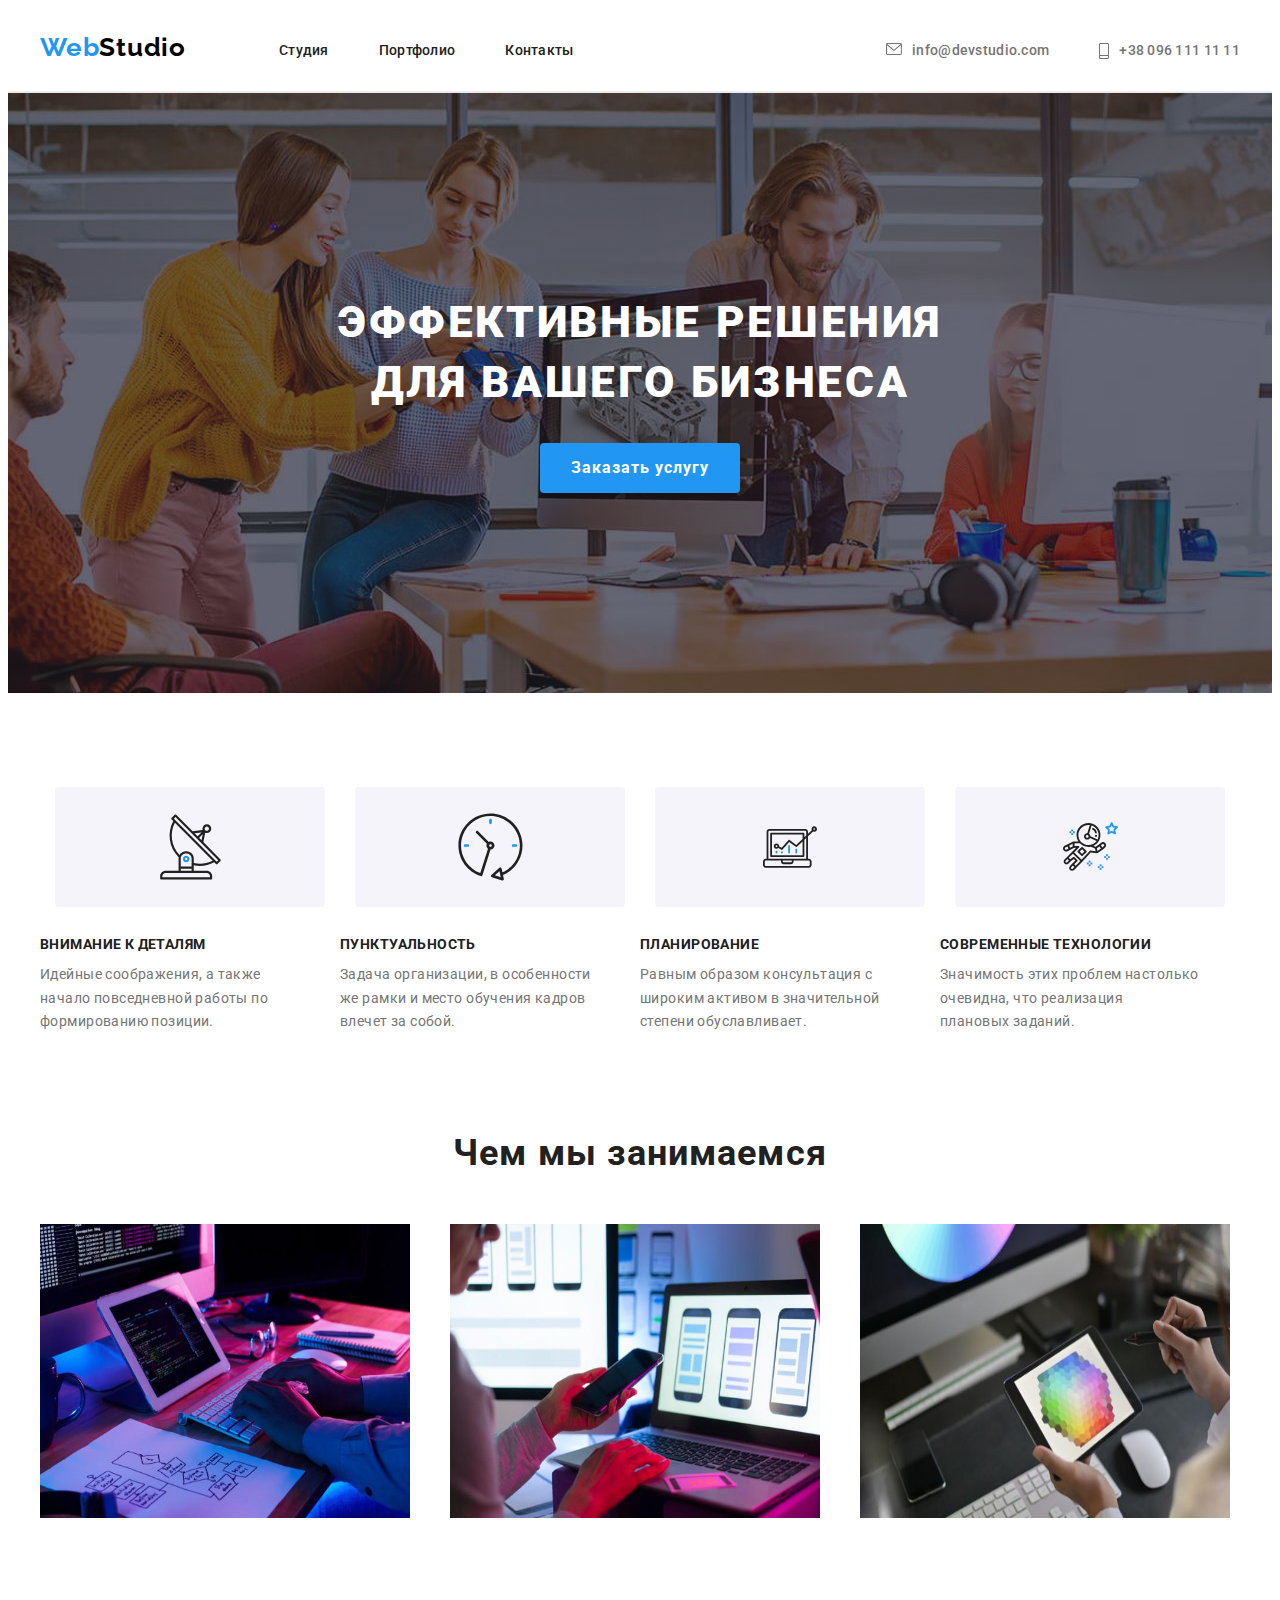
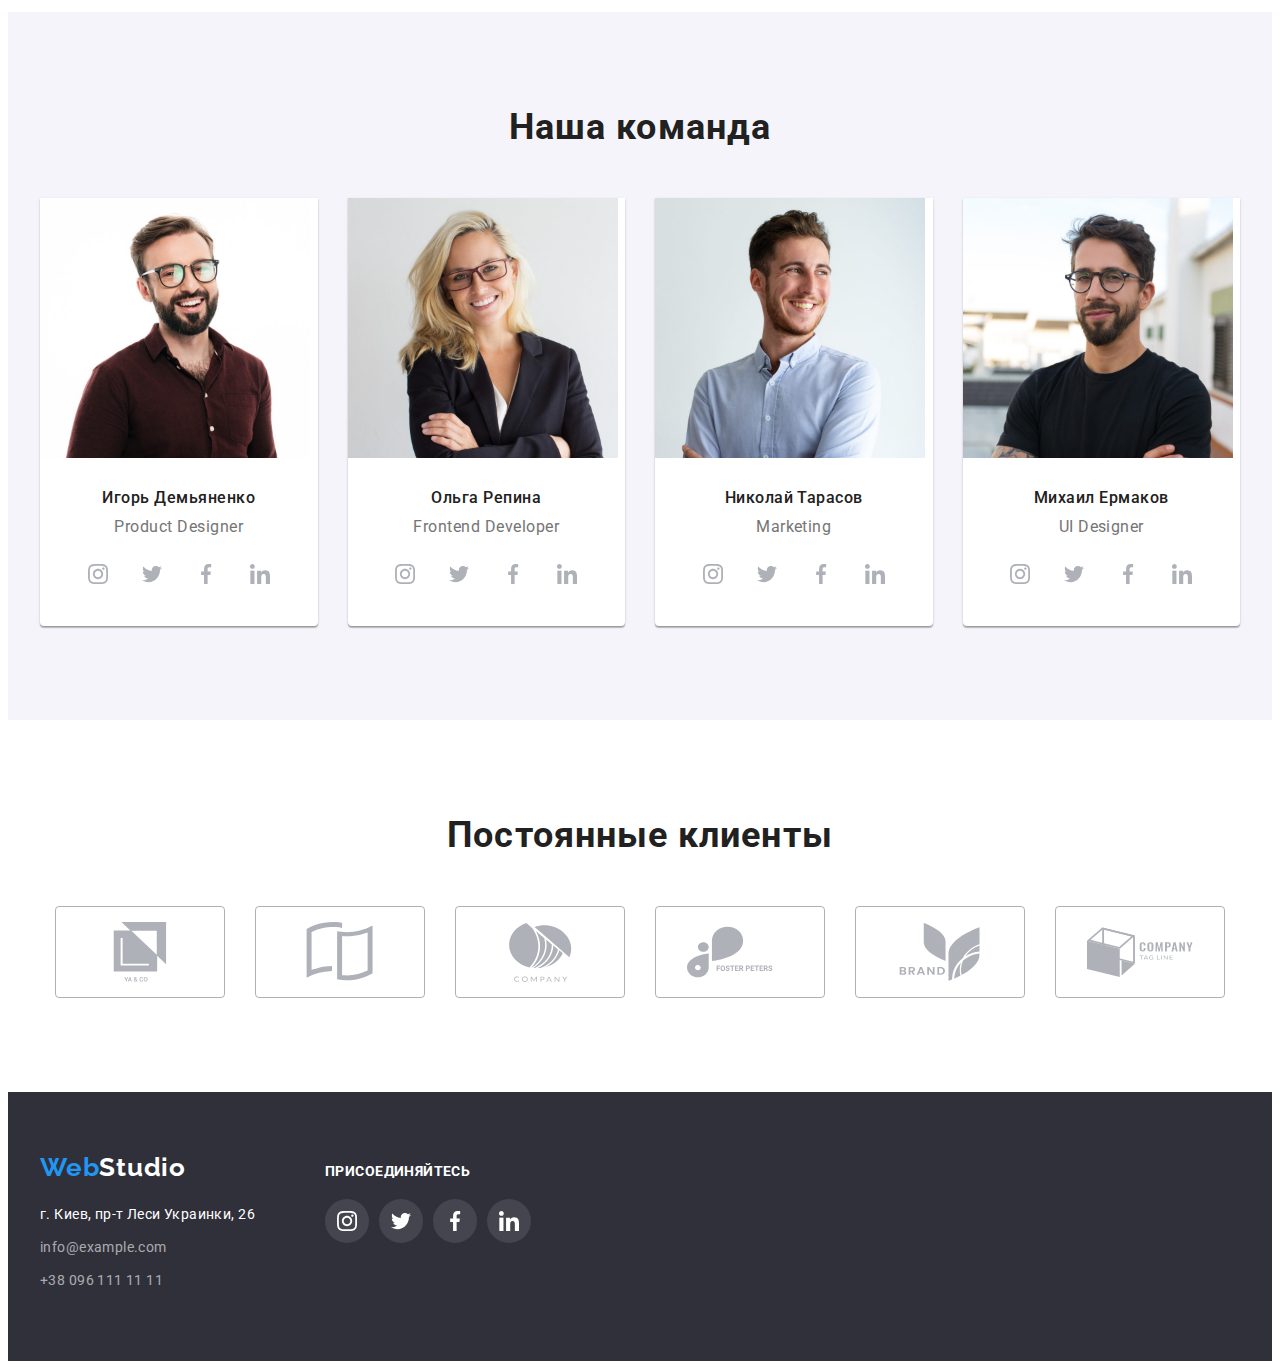
<file: index.html>
<!doctype html>
<html lang="en">
<head>
    <meta charset="UTF-8">
    <meta http-equiv="X-UA-Compatible" content="IE=edge">
    <meta name="viewport" content="width=device-width, initial-scale=1.0">
    <link rel="stylesheet" href="https://cdnjs.cloudflare.com/ajax/libs/modern-normalize/1.1.0/modern-normalize.min.css"
        integrity="sha512-wpPYUAdjBVSE4KJnH1VR1HeZfpl1ub8YT/NKx4PuQ5NmX2tKuGu6U/JRp5y+Y8XG2tV+wKQpNHVUX03MfMFn9Q=="
        crossorigin="anonymous" referrerpolicy="no-referrer" />
    <link rel="preconnect" href="https://fonts.googleapis.com">
    <link rel="preconnect" href="https://fonts.gstatic.com" crossorigin>
    <link
        href="https://fonts.googleapis.com/css2?family=Raleway:wght@400;500;700;900&family=Roboto:wght@400;500;700;900&display=swap"
        rel="stylesheet">
    <link rel="stylesheet" href="styles/styles.css">
    <title>Studio</title>
</head>
<body>
    <!--Главная-->
    <!--Шапка сайта-->
    <header class="header">
        <section class="header-section">
        <!--header-part1-->
        <div class="container header-container"> 
        <nav class="header-navigation">
            <a class="header-link-main link" href="">Web<span class="studio-header">Studio</span></a>
            <ul class="header-list list">
                <li class="header-item"><a href="index.html" class="header-link link">Студия</a></li>
                <li class="header-item"><a href="portfolio.html" class="header-link link">Портфолио</a></li>
                <li class="header-item"><a href="" class="header-link link">Контакты</a></li>
            </ul>
        </nav>
        <ul class="header-list list header-connect">
            <li class="header-contact-item"><a class="header-contact link header-contact1" href="mailto:info@devstudio.com"><svg class="contact-icon1">
                <use href="./images/icons.svg#icon-envelope"></use>
            </svg>info@devstudio.com</a></li>
            <li class="header-contact-item"><a class="header-contact link header-contact2" href="tel:+380961111111"><svg class="contact-icon2">
                <use href="./images/icons.svg#icon-smartphone"></use>
            </svg>+38 096 111 11 11</a></li>
        </ul>
        </div> 
        <div class="line"></div>
        </section>
    </header>
    <!--Основной контент-->
   <main>
    <section class="bg">
        <div class="container bg-container">
        <!--header-part2-->
                <h1 class="bg-title">Эффективные решения <br>для вашего бизнеса</h1>
                <div class="bg-button">
                <button class="bg-btn">
                Заказать услугу
            </button>
            </div>
        </div>
        </section>
    <section class="hang">
    <div class="container hang-container">
        <ul class="hang-item-list list">
            <li class="hang-items">
                <a href="" class="hang-social-link">
                    <svg class="hang-social-icon" width="65" height="70">
                        <use href="./images/icons.svg#icon-sputnik">
                        </use>
                    </svg>
                </a>
            </li>
            <li class="hang-items">
                <a href="" class="hang-social-link">
                    <svg class="hang-social-icon" width="67" height="70">
                        <use href="./images/icons.svg#icon-clock">
                        </use>
                    </svg>
                </a>
            </li>
            <li class="hang-items">
                <a href="" class="hang-social-link">
                    <svg class="hang-social-icon" width="70" height="54">
                        <use href="./images/icons.svg#icon-computer">
                        </use>
                    </svg>
                </a>
            </li>
            <li class="hang-items">
                <a href="" class="hang-social-link">
                    <svg class="hang-social-icon" width="55" height="61">
                        <use href="./images/icons.svg#icon-cosmonavt">
                        </use>
                    </svg>
                </a>
            </li>
        </ul>
    <ul class="hang-list list">
        <li class="hang-item">
            <h3 class="hang-title">Внимание к деталям</h3>
            <p class="hang-about-title">
            Идейные соображения, а также <br>начало повседневной работы по <br>формированию позиции.
            </p>
        </li>
        <li class="hang-item"><h3 class="hang-title">Пунктуальность</h3>
            <p class="hang-about-title">
            Задача организации, в особенности <br>же рамки и место обучения кадров <br>влечет за собой.
            </p>
        </li>
        <li class="hang-item">
            <h3 class="hang-title">Планирование</h3>
            <p class="hang-about-title">
            Равным образом консультация с <br>широким активом в значительной <br>степени обуславливает.
            </p>
        </li>
        <li class="hang-item">
            <h3 class="hang-title">Современные технологии</h3>
            <p class="hang-about-title">
            Значимость этих проблем настолько <br>очевидна, что реализация <br>плановых заданий.
            </p>
        </li>
    </ul>
    </div>
    </section>
    <section class="about">
    <div class="container about-container">
    <h2 class="about-title">Чем мы занимаемся</h2>
    <ul class="about-list list">
        <li class="about-item ">
            <img 
            src="./images/im1.jpg"
            alt="схема"
            width="370" 
            height="294"/>
        </li>
        <li class="about-item">
            <img src="./images/im2.jpg"
            alt="телефон"
            width="370" 
            height="294"/>
        </li>
        <li class="about-item">
            <img src="./images/im3.jpg"
            alt="планшет"
            width="370" 
            height="294"/>
        </li>
    </ul>
    </div>
    </section>
    <section class="team">
    <div class="container team-container">
    <h2 class="team-title">Наша команда</h2>
    <ul class="team-list list">
        <li class="team-item">
            <img src="./images/team1.jpg"
            alt="Игорь Демьяненко"
            width="270" 
            height="260"/>
            <div class="team-items-total">
            <h3 class="team-item-title">Игорь Демьяненко</h3>
            <p class="team-item-about-title">Product Designer</p>
            <ul class="team-social-list list">
                <li class="team-social-item">
                    <a href="" class="team-social-link">
                        <svg class="team-social-icon" width="20" height="20">
                            <use href="./images/icons.svg#icon-instagram">
                            </use>
                        </svg>
                    </a>
                </li>
                <li class="team-social-item">
                    <a href="" class="team-social-link">
                    <svg class="team-social-icon" width="20" height="20">
                        <use href="./images/icons.svg#icon-twitter">
                        </use>
                    </svg>
                    </a>
                </li>
                <li class="team-social-item">
                    <a href="" class="team-social-link">
                    <svg class="team-social-icon" width="20" height="20">
                        <use href="./images/icons.svg#icon-facebook">
                        </use>
                    </svg>
                    </a>
                </li>
                <li class="team-social-item">
                    <a href="" class="team-social-link">
                        <svg class="team-social-icon" width="20" height="20">
                            <use href="./images/icons.svg#icon-linkedin">
                            </use>
                        </svg>
                    </a>
                </li>
            </ul>
            </div>
        </li>
        <li class="team-item">
            <img src="./images/team2.jpg"
            alt="Ольга Репина"
            width="270" 
            height="260"/>
            <div class="team-items-total">
            <h3 class="team-item-title">Ольга Репина</h3>
            <p class="team-item-about-title">Frontend Developer</p>
            
        <ul class="team-social-list list">
            <li class="team-social-item">
                <a href="" class="team-social-link">
                    <svg class="team-social-icon" width="20" height="20">
                        <use href="./images/icons.svg#icon-instagram">
                        </use>
                    </svg>
                </a>
            </li>
            <li class="team-social-item">
                <a href="" class="team-social-link">
                    <svg class="team-social-icon" width="20" height="20">
                        <use href="./images/icons.svg#icon-twitter">
                        </use>
                    </svg>
                </a>
            </li>
            <li class="team-social-item">
                <a href="" class="team-social-link">
                    <svg class="team-social-icon" width="20" height="20">
                        <use href="./images/icons.svg#icon-facebook">
                        </use>
                    </svg>
                </a>
            </li>
            <li class="team-social-item">
                <a href="" class="team-social-link">
                    <svg class="team-social-icon" width="20" height="20">
                        <use href="./images/icons.svg#icon-linkedin">
                        </use>
                    </svg>
                </a>
            </li>
        </ul>
    </div>
        </li>
        <li class="team-item">
            <img src="./images/team3.jpg"
            alt="Николай Тарасов"
            width="270" 
            height="260"/>
            <div class="team-items-total">
            <h3 class="team-item-title">Николай Тарасов</h3>
            <p class="team-item-about-title">Marketing</p>
                <ul class="team-social-list list">
                    <li class="team-social-item">
                        <a href="" class="team-social-link">
                            <svg class="team-social-icon" width="20" height="20">
                                <use href="./images/icons.svg#icon-instagram">
                                </use>
                            </svg>
                        </a>
                    </li>
                    <li class="team-social-item">
                        <a href="" class="team-social-link">
                            <svg class="team-social-icon" width="20" height="20">
                                <use href="./images/icons.svg#icon-twitter">
                                </use>
                            </svg>
                        </a>
                    </li>
                    <li class="team-social-item">
                        <a href="" class="team-social-link">
                            <svg class="team-social-icon" width="20" height="20">
                                <use href="./images/icons.svg#icon-facebook">
                                </use>
                            </svg>
                        </a>
                    </li>
                    <li class="team-social-item">
                        <a href="" class="team-social-link">
                            <svg class="team-social-icon" width="20" height="20">
                                <use href="./images/icons.svg#icon-linkedin">
                                </use>
                            </svg>
                        </a>
                    </li>
                </ul>
        </div>
        </li>
        <li class="team-item">
            <img src="./images/team4.jpg"
            alt="Михаил Ермаков"
            width="270" 
            height="260"/>
            <div class="team-items-total">
            <h3 class="team-item-title">Михаил Ермаков</h3>
            <p class="team-item-about-title">UI Designer</p>
            <ul class="team-social-list list">
                <li class="team-social-item">
                    <a href="" class="team-social-link">
                        <svg class="team-social-icon" width="20" height="20">
                            <use href="./images/icons.svg#icon-instagram">
                            </use>
                        </svg>
                    </a>
                </li>
                <li class="team-social-item">
                    <a href="" class="team-social-link">
                        <svg class="team-social-icon" width="20" height="20">
                            <use href="./images/icons.svg#icon-twitter">
                            </use>
                        </svg>
                    </a>
                </li>
                <li class="team-social-item">
                    <a href="" class="team-social-link">
                        <svg class="team-social-icon" width="20" height="20">
                            <use href="./images/icons.svg#icon-facebook">
                            </use>
                        </svg>
                    </a>
                </li>
                <li class="team-social-item">
                    <a href="" class="team-social-link">
                        <svg class="team-social-icon" width="20" height="20">
                            <use href="./images/icons.svg#icon-linkedin">
                            </use>
                        </svg>
                    </a>
                </li>
            </ul>
        </div>
        </li>
    </ul>
    </div>
    </section>
    <section class="clients">
        <div class="container">
            <h2 class="clients-header">Постоянные клиенты</h2>
            <ul class="list clients-list">
                <li class="clients-item">
                    <a href="#" class="clients-link"><svg class="icon clients-icon" width="106px" height="60px">
                            <use href="./images/icons.svg#icon-Union"></use>
                        </svg></a>
                </li>
                <li class="clients-item">
                    <a href="#" class="clients-link"><svg class="icon clients-icon" width="106px" height="60px">
                            <use href="./images/icons.svg#icon-Union2"></use>
                        </svg></a>
                </li>
                <li class="clients-item">
                    <a href="#" class="clients-link"><svg class="icon clients-icon" width="106px" height="60px">
                            <use href="./images/icons.svg#icon-Union3"></use>
                        </svg></a>
                </li>
                <li class="clients-item">
                    <a href="#" class="clients-link"><svg class="icon clients-icon" width="106px" height="60px">
                            <use href="./images/icons.svg#icon-Union4"></use>
                        </svg></a>
                </li>
                <li class="clients-item">
                    <a href="#" class="clients-link"><svg class="icon clients-icon" width="106px" height="60px">
                            <use href="./images/icons.svg#icon-Union5"></use>
                        </svg></a>
                </li>
                <li class="clients-item">
                    <a href="#" class="clients-link"><svg class="icon clients-icon" width="106px" height="60px">
                            <use href="./images/icons.svg#icon-Union6"></use>
                        </svg></a>
                </li>
            </ul>
        </div>
    </section>
</main>
    <!--Низ сайта-->
<footer class="footer">
    <div class="container footer-content">
        <div class="footer-address">
            <a href="./index.html" class="footer-logo"><span class="footer-logo-blue">Web</span>Studio</a>
            <address class="footer-list">
                <ul class="footer-address-list">
                    <li>
                        <a href="https://goo.gl/maps/sKUV3N8SFqWd6LK18" class="footer-address-map" target="_blank">
                            г. Киев, пр-т Леси Украинки, 26</a>
                    </li>
                    <li>
                        <a href="mailto:info@example.com" class="footer-address-link">info@example.com</a>
                    </li>
                    <li><a href="tel:+380961111111" class="footer-address-link">+38 096 111 11 11</a></li>
                </ul>
            </address>
        </div>
        <div class="footer-social">
            <p class="invite">присоединяйтесь</p>
            <ul class="list footer-icon-list">
                <li class="footer-icon-item">
                    <a href="https://www.instagram.com/" class="footer-link">
                        <svg class="icon footer-icon">
                            <use href="./images/icons.svg#icon-instagram" width="20px" height="20px"></use>
                        </svg></a>
                </li>
                <li class="footer-icon-item">
                    <a href="https://twitter.com/" class="footer-link">
                        <svg class="icon footer-icon">
                            <use href="./images/icons.svg#icon-twitter" width="20px" height="20px"></use>
                        </svg></a>
                </li>
                <li class="footer-icon-item">
                    <a href="https://www.facebook.com/" class="footer-link">
                        <svg class="icon footer-icon">
                            <use href="./images/icons.svg#icon-facebook" width="20px" height="20px"></use>
                        </svg></a>
                </li>
                <li class="footer-icon-item">
                    <a href="https://linkedin.com/" class="footer-link">
                        <svg class="icon footer-icon">
                            <use href="./images/icons.svg#icon-linkedin" width="20px" height="20px"></use>
                        </svg></a>
                </li>
            </ul>
        </div>
    </div>
</footer>
</body>
</html>
</file>
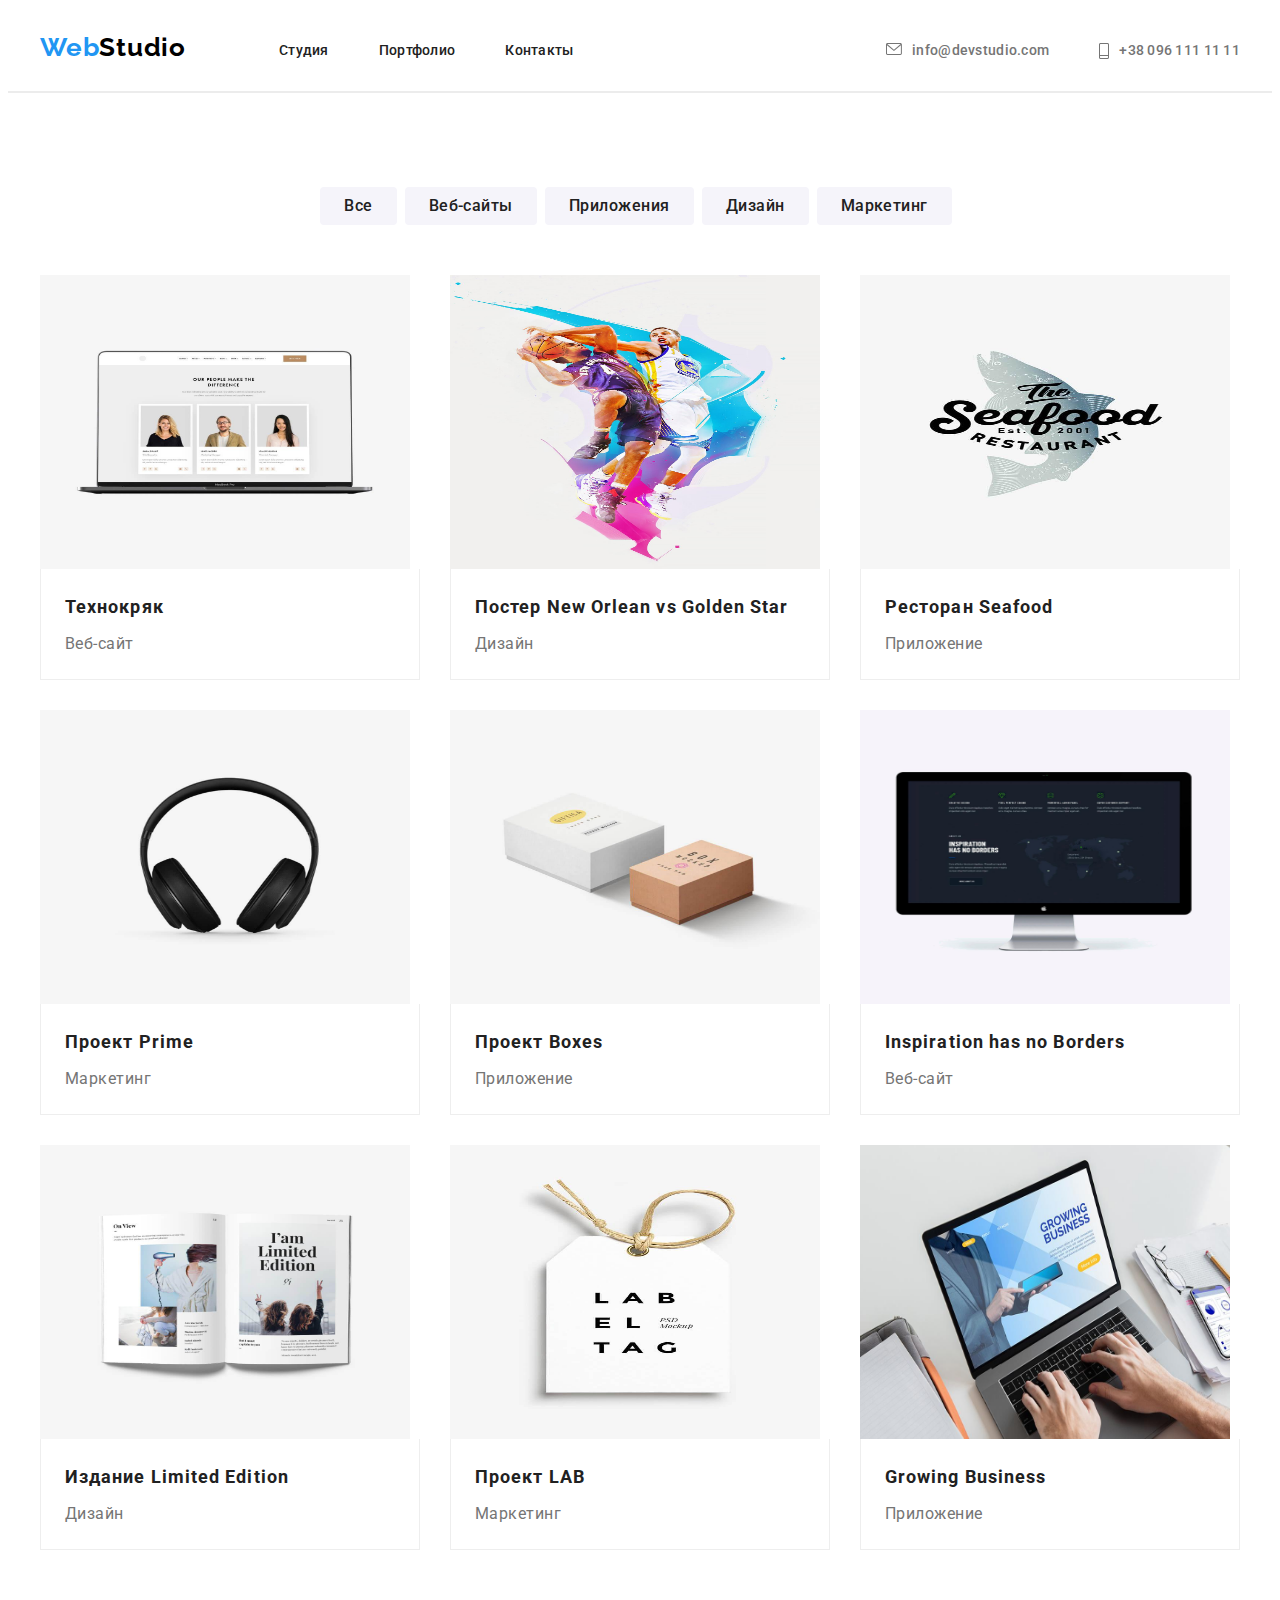
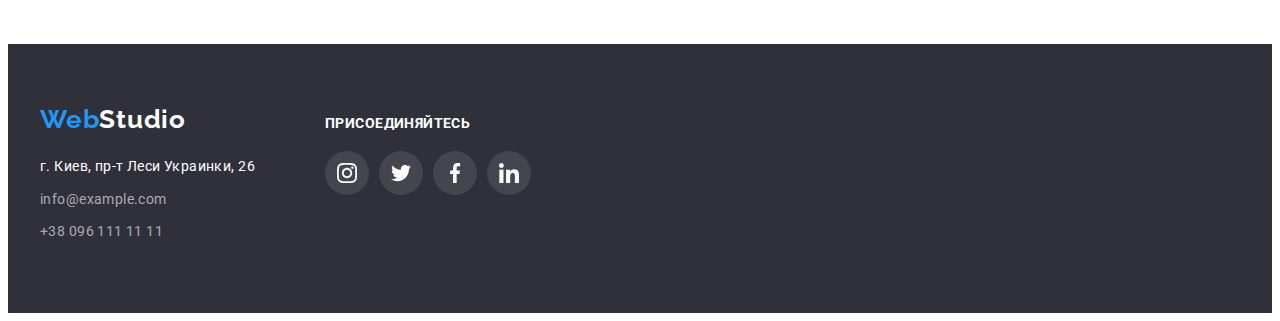
<file: portfolio.html>
<!doctype html>
<html lang="en">

<head>
    <meta charset="UTF-8">
    <meta http-equiv="X-UA-Compatible" content="IE=edge">
    <meta name="viewport" content="width=device-width, initial-scale=1.0">
    <link rel="stylesheet" href="https://cdnjs.cloudflare.com/ajax/libs/modern-normalize/1.1.0/modern-normalize.min.css"
        integrity="sha512-wpPYUAdjBVSE4KJnH1VR1HeZfpl1ub8YT/NKx4PuQ5NmX2tKuGu6U/JRp5y+Y8XG2tV+wKQpNHVUX03MfMFn9Q=="
        crossorigin="anonymous" referrerpolicy="no-referrer" />
    <link rel="preconnect" href="https://fonts.googleapis.com">
    <link rel="preconnect" href="https://fonts.gstatic.com" crossorigin>
    <link
        href="https://fonts.googleapis.com/css2?family=Raleway:wght@400;500;700;900&family=Roboto:wght@400;500;700;900&display=swap"
        rel="stylesheet">
    <link rel="stylesheet" href="styles/styles.css">
    <title>Studio</title>
</head>
<!--Главная-->
    <!--Шапка сайта-->
    <header class="header">
        <section class="header-section">
        <!--header-part1-->
        <div class="container header-container"> 
        <nav class="header-navigation">
            <a class="header-link-main link" href="">Web<span class="studio-header">Studio</span></a>
            <ul class="header-list list">
                <li class="header-item"><a href="index.html" class="header-link link">Студия</a></li>
                <li class="header-item"><a href="portfolio.html" class="header-link link">Портфолио</a></li>
                <li class="header-item"><a href="" class="header-link link">Контакты</a></li>
            </ul>
        </nav>
        <ul class="header-list list header-connect">
            <li class="header-contact-item"><a class="header-contact link header-contact1" href="mailto:info@devstudio.com"><svg class="contact-icon1">
                <use href="./images/icons.svg#icon-envelope"></use>
            </svg>info@devstudio.com</a></li>
            <li class="header-contact-item"><a class="header-contact link header-contact2" href="tel:+380961111111"><svg class="contact-icon2">
                <use href="./images/icons.svg#icon-smartphone"></use>
            </svg>+38 096 111 11 11</a></li>
        </ul>
        </div> 
        <div class="line"></div>
        </section>
    </header>
<!--Основной контент-->
    <main>
    <section class="total-menu">
    <div class="container menu-container">
        <!--Меню-->
        <h1 style="display: none;">Menu</h1>
            <div class="menu">
            <ul class="menu-list list">
                <li class="menu-item">
                    <button class="menu-button">
                        Все
                    </button>
                </li>
                <li class="menu-item">
                    <button class="menu-button">
                        Веб-сайты
                    </button>
                </li>
                <li class="menu-item">
                    <button class="menu-button">
                        Приложения
                    </button>
                </li>
                <li class="menu-item">
                    <button class="menu-button">
                        Дизайн
                    </button>
                </li>
                <li class="menu-item">
                    <button class="menu-button">
                        Маркетинг
                    </button>
                </li>
            </ul>
        </div>
    </div>
        <div class="container service-container">
            <h1 style="display: none;">Services</h1>
        <ul class="service-list list">
            <li class="service-item">
                    <img src="./images/portfolio/portfolio1.jpg" alt="Технокряк" width="370" height="294" />
                    <div class="service-border">
                    <h3 class="service-title">Технокряк</h3>
                    <p class="service-about-title">Веб-сайт</p>
                    </div>
            </li>
            <li class="service-item">
                <img src="./images/portfolio/portfolio2.jpg" alt="Постер New Orlean vs Golden Star" width="370" height="294" />
                <div class="service-border">
                <h3 class="service-title">Постер New Orlean vs Golden Star</h3>
                <p class="service-about-title">Дизайн</p>
                </div>
            </li>
            <li class="service-item">
                <img src="./images/portfolio/portfolio3.jpg" alt="Ресторан Seafood" width="370" height="294" />
                <div class="service-border">
                <h3 class="service-title">Ресторан Seafood</h3>
                <p class="service-about-title">Приложение</p>
                </div>
            </li>
            <li class="service-item">
                <img src="./images/portfolio/portfolio4.jpg" alt="Проект Prime" width="370" height="294" />
                <div class="service-border">
                <h3 class="service-title">Проект Prime</h3>
                <p class="service-about-title">Маркетинг</p>
                </div>
            </li>
            <li class="service-item">
                <img src="./images/portfolio/portfolio5.jpg" alt="Проект Boxes" width="370" height="294" />
                <div class="service-border">
                <h3 class="service-title">Проект Boxes</h3>
                <p class="service-about-title">Приложение</p>
                </div>
            </li>
            <li class="service-item">
                <img src="./images/portfolio/portfolio6.jpg" alt="Inspiration has no Borders" width="370" height="294" />
                <div class="service-border">
                <h3 class="service-title">Inspiration has no Borders</h3>
                <p class="service-about-title">Веб-сайт</p>
                </div>
            </li>
            <li class="service-item">
                <img src="./images/portfolio/portfolio7.jpg" alt="Издание Limited Edition" width="370" height="294" />
                <div class="service-border">
                <h3 class="service-title">Издание Limited Edition</h3>
                <p class="service-about-title">Дизайн</p>
                </div>
            </li>
            <li class="service-item">
                <img src="./images/portfolio/portfolio8.jpg" alt="Проект LAB" width="370" height="294" />
                <div class="service-border">
                <h3 class="service-title">Проект LAB</h3>
                <p class="service-about-title">Маркетинг</p>
                </div>
            </li>
            <li class="service-item">
                <img src="./images/portfolio/portfolio9.jpg" alt="Growing Business" width="370" height="294" />
                <div class="service-border">
                <h3 class="service-title">Growing Business</h3>
                <p class="service-about-title">Приложение</p>
                </div>
            </li>
        </ul>
    </div>
    </section>
    </main>
    <!--Низ сайта-->
    <footer class="footer">
        <div class="container footer-content">
            <div class="footer-address">
                <a href="./index.html" class="footer-logo"><span class="footer-logo-blue">Web</span>Studio</a>
                <address class="footer-list">
                    <ul class="footer-address-list">
                        <li>
                            <a href="https://goo.gl/maps/sKUV3N8SFqWd6LK18" class="footer-address-map" target="_blank">
                                г. Киев, пр-т Леси Украинки, 26</a>
                        </li>
                        <li>
                            <a href="mailto:info@example.com" class="footer-address-link">info@example.com</a>
                        </li>
                        <li><a href="tel:+380961111111" class="footer-address-link">+38 096 111 11 11</a></li>
                    </ul>
                </address>
            </div>
            <div class="footer-social">
                <p class="invite">присоединяйтесь</p>
                <ul class="list footer-icon-list">
                    <li class="footer-icon-item">
                        <a href="https://www.instagram.com/" class="footer-link">
                            <svg class="icon footer-icon">
                                <use href="./images/icons.svg#icon-instagram" width="20px" height="20px"></use>
                            </svg></a>
                    </li>
                    <li class="footer-icon-item">
                        <a href="https://twitter.com/" class="footer-link">
                            <svg class="icon footer-icon">
                                <use href="./images/icons.svg#icon-twitter" width="20px" height="20px"></use>
                            </svg></a>
                    </li>
                    <li class="footer-icon-item">
                        <a href="https://www.facebook.com/" class="footer-link">
                            <svg class="icon footer-icon">
                                <use href="./images/icons.svg#icon-facebook" width="20px" height="20px"></use>
                            </svg></a>
                    </li>
                    <li class="footer-icon-item">
                        <a href="https://linkedin.com/" class="footer-link">
                            <svg class="icon footer-icon">
                                <use href="./images/icons.svg#icon-linkedin" width="20px" height="20px"></use>
                            </svg></a>
                    </li>
                </ul>
            </div>
        </div>
    </footer>
</body>
</html>
</file>
<file: styles/styles.css>
:root {
  --main-title-color: #ffffff;
  --second-title-color: #000000;
  --first-text-color: #757575;
  --second-text-color: #212121;
  --third-text-color: rgba(255, 255, 255, 0.6);
  --first-button-color: #2196f3;
  --second-button-color: #f5f4fa;
  --header-text-color: #212121;
  --accent-color: #2196f3;
}

p,
h1,
h2,
h3,
h4,
h5,
h6 {
  margin: 0;
}

ul {
  margin: 0;
  padding: 0;
}

button {
  cursor: pointer;
}

img {
  display: block;
}

address {
  font-style: normal;
}

.container {
  width: 1200px;
  padding-left: 15px;
  padding-right: 15px;
  margin: 0 auto;
}

body {
  font-family: "Roboto", sans-serif;
  color: var(--second-text-color);
}

.icon {
  display: inline-block;
  width: 1em;
  height: 1em;
  fill: currentColor;
}

.list {
  list-style: none;
}

.link {
  text-decoration: none;
}

.visually-hidden {
  position: absolute;
  white-space: nowrap;
  width: 1px;
  height: 1px;
  overflow: hidden;
  border: 0;
  padding: 0;
  clip: rect(0 0 0 0);
  clip-path: inset(50%);
  margin: -1px;
}

.line {
  border: 1px solid #ececec;
}

/* --------header-------*/
.header-section {
  background-color: #ffffff;
}

.header {
}

.header-contact1 {
}

.header-contact2 {
}
.studio-header {
  color: var(--second-title-color);
}

.header-link-main {
  font-family: Raleway;
  font-weight: 700;
  font-size: 26px;
  line-height: 1.19;
  letter-spacing: 0.03em;
  color: #2196f3;
  padding-top: 24px;
  padding-bottom: 25px;
  padding-right: 93px;
}

.header-link {
  font-weight: 500;
  font-size: 14px;
  line-height: 1.14;
  letter-spacing: 0.02em;
  color: var(--header-text-color);
}

.header-link:hover,
.header-link:focus,
.header-contact:focus,
.header-contact:hover {
  color: var(--accent-color);
}

.header-contact {
  font-weight: 500;
  font-size: 14px;
  line-height: 1.14;
  letter-spacing: 0.02em;
  color: var(--first-text-color);
}

.header-navigation,
.header-list,
.header-container {
  display: flex;
}

.header-connect {
  margin-left: auto;
}

.header-list {
  padding-bottom: 32px;
  padding-top: 32px;
}

.header-item {
  margin-right: 50px;
}

.header-contact:last-child {
  margin-left: 50px;
}

.header-contact-item {
}

.contact-icon1 {
  fill: currentColor;
  margin-right: 10px;
  width: 16px;
  height: 12px;
  display: inline;
}
.contact-icon2 {
  fill: currentColor;
  margin-right: 10px;
  width: 10px;
  height: 16px;
  vertical-align: bottom;
  display: inline-block;
}
/* --------MAIN-------*/
.bg-container {
}
.bg {
  background-image: linear-gradient(
      rgba(47, 48, 58, 0.4),
      rgba(47, 48, 58, 0.4)
    ),
    url("../images/mainbg.jpg");
  flex-grow: 1;
  background-size: cover;
  background-position: center;
  background-repeat: no-repeat;
  /*max-width: 1600px;
  margin: opx auto;*/
  padding-top: 200px;
  padding-bottom: 200px;
}
.bg-title {
  font-weight: 900;
  font-size: 44px;
  line-height: 1.36;
  text-align: center;
  letter-spacing: 0.06em;
  text-transform: uppercase;
  color: var(--main-title-color);
}

.bg-button {
  display: flex;
  justify-content: center;
  margin-top: 30px;
}

.bg-btn {
  width: 200px;
  min-height: 50px;
  background: var(--first-button-color);
  box-shadow: 0px 4px 4px rgba(0, 0, 0, 0.15);
  border-radius: 4px;
  cursor: pointer;
  font-family: Roboto;
  font-weight: 700;
  font-size: 16px;
  line-height: 1.87;
  text-align: center;
  letter-spacing: 0.06em;
  border: 0px;

  color: var(--main-title-color);
}
/* --------hang (особенности)-------*/
.hang-container {
}
.hang-item-list {
  width: 100%;
  height: 100%;
  display: flex;
  justify-content: center;
  padding-bottom: 30px;
}

.hang-items + .hang-items {
  margin-left: 30px;
}

.hang-items {
  width: 270px;
  height: 120px;
  background-color: #f5f4fa;
  border-radius: 4px;
}

.hang {
  padding-top: 94px;
  padding-bottom: 94px;
}

.hang-list {
  display: flex;
  width: 270px;
}

.hang-item {
  width: 270px;
  margin-right: 30px;
}

.hang-title {
  font-weight: 700;
  font-size: 14px;
  line-height: 1.14;
  letter-spacing: 0.03em;
  text-transform: uppercase;
  margin-bottom: 10px;
}

.hang-about-title {
  width: 270px;
  height: 75px;
  font-size: 14px;
  line-height: 1.71;
  letter-spacing: 0.03em;
  color: var(--first-text-color);
}

.hang-social-link {
  width: 100%;
  height: 100%;
  display: flex;
  align-items: center;
  justify-content: center;
}

/* --------about (Чем мы занимаемся)-------*/
.about-container {
}
.about {
  padding-bottom: 94px;
}
.about-list {
  display: flex;
  margin-right: -30px;
}

.about-item {
  margin-right: 30px;
  flex-basis: calc(100% / 3 - 30px);
}

.about-title {
  font-weight: 700;
  font-size: 36px;
  line-height: 42px;
  text-align: center;
  letter-spacing: 0.03em;
  margin-bottom: 50px;
  color: var(--header-text-color);
}

/* --------team (Наша команда)-------*/
.team-container {
}

.team {
  padding-top: 94px;
  padding-bottom: 94px;
  background: #f5f4fa;
}

.team-title {
  font-weight: 700;
  font-size: 36px;
  line-height: 1.17;
  text-align: center;
  letter-spacing: 0.03em;
  color: var(--header-text-color);
  margin-bottom: 50px;
}

.team-list {
  display: flex;
  flex-wrap: wrap;
  margin-right: -30px;
}

.team-item {
  height: 428px;
  background: #ffffff;
  /* material shadow v1 */
  box-shadow: 0px 1px 3px rgba(0, 0, 0, 0.12), 0px 1px 1px rgba(0, 0, 0, 0.14),
    0px 2px 1px rgba(0, 0, 0, 0.2);
  border-radius: 0px 0px 4px 4px;
  flex-basis: calc(100% / 4 - 30px);
  margin-right: 30px;
}

.team-item-title {
  font-weight: 500;
  font-size: 16px;
  line-height: 1.19;
  text-align: center;
  letter-spacing: 0.03em;
  color: var(--second-text-color);
  margin-bottom: 10px;
}

.team-item-about-title {
  font-size: 16px;
  line-height: 1.19;
  text-align: center;
  letter-spacing: 0.03em;
  color: var(--first-text-color);
}

.team-items-total {
  padding-top: 30px;
  padding-bottom: 30px;
}

.team-social-item {
  width: 44px;
  height: 44px;
}
.team-social-link {
  width: 100%;
  height: 100%;
  border-radius: 50%;
  display: flex;
  align-items: center;
  justify-content: center;
  color: #afb1b8;
}
.team-social-list {
  display: flex;
  justify-content: center;
  padding-top: 16px;
}
.team-social-item + .team-social-item {
  margin-left: 10px;
}

.team-social-icon {
  display: block;
  fill: currentColor;
}

.team-social-icon:hover,
.team-social-icon:focus {
  fill: #ffffff;
  background-color: var(--accent-color);
}

.team-social-link:hover,
.team-social-link:focus {
  background-color: #2196f3;
  color: #ffffff;
}
/*--------------------- client company----------- */
.clients {
  padding-top: 94px;
  padding-bottom: 94px;
}

.clients-header {
  font-weight: 700;
  font-size: 36px;
  line-height: 42px;
  text-align: center;
  letter-spacing: 0.03em;
  color: var(--title-text-color);
  margin-bottom: 50px;
}
.clients-list {
  display: flex;
  justify-content: center;
  align-items: center;
}
.clients-item {
  margin-left: 30px;
  width: 170px;
  height: 92px;
  border: 1px solid #afb1b8;
  box-sizing: border-box;
  border-radius: 4px;
}
.clients-item:first-child {
  margin-left: 0;
}
.clients-link {
  border-radius: 4px;
  display: flex;
  justify-content: center;
  align-items: center;
  /* padding: 16px 32px; */
  width: 100%;
  height: 100%;
  color: #afb1b8;
}

.clients-link:hover,
.clients-link:focus {
  color: var(--accent-color);
}
.clients-icon {
  width: 106px;
  height: 60px;
  fill: currentColor;
}

/* --------footer (низ сайта)-------*/
.footer {
  background-color: #2f303a;
  padding: 60px 0;
}
.footer-content {
  display: flex;
  align-items: baseline;
}
.footer-address {
  margin-right: 70px;
}
.footer-logo {
  font-family: Raleway, sans-serif;
  font-style: normal;
  font-weight: bold;
  font-size: 26px;
  line-height: 1.19;
  text-decoration: none;
  letter-spacing: 0.03em;

  color: var(--main-title-color);
}
.footer-logo-blue {
  color: var(--accent-color);
}
.footer-list {
  margin-top: 20px;
}
.footer-address-list {
  list-style-type: none;
  font-style: normal;
}
.footer-address-list > li {
  margin-bottom: 9px;
}
.footer-address-map {
  font-style: normal;
  font-weight: normal;
  font-size: 14px;
  line-height: 1.71;
  /* or 171% */

  letter-spacing: 0.03em;
  text-decoration: none;
  color: var(--main-title-color);
}
.footer-address-link {
  text-decoration: none;

  font-size: 14px;
  line-height: 1.71;
  /* or 171% */

  letter-spacing: 0.03em;

  color: var(--third-text-color);
}
.footer-address-link:focus,
.footer-address-link:hover {
  color: var(--accent-colot);
}

.invite {
  font-weight: 700;
  font-size: 14px;
  line-height: 16px;
  letter-spacing: 0.03em;
  text-transform: uppercase;
  color: var(--main-title-color);
  margin-bottom: 20px;
}
.footer-icon-list {
  display: flex;
  justify-content: center;
}
.footer-icon-item {
  width: 44px;
  height: 44px;
  margin-left: 10px;
}
.footer-icon-item:first-child {
  margin-left: 0;
}
.footer-link {
  display: flex;
  align-items: center;
  justify-content: center;
  width: 100%;
  height: 100%;
  border-radius: 50%;
  background: rgba(255, 255, 255, 0.1);
}
.footer-link:hover,
.footer-link:focus {
  background-color: var(--accent-color);
}
.footer-icon {
  display: block;
  width: 20px;
  height: 20px;
  fill: var(--main-title-color);
}
.footer-icon:hover,
.footer-icon:focus {
  background-color: var(--accent-color);
}
/* --------PORTFOLIO-------*/
.total-menu {
  margin: opx auto;
  padding-top: 94px;
  padding-bottom: 94px;
}

.menu-container {
}
.menu {
  margin-bottom: 50px;
}

.menu-list {
  display: flex;
  justify-content: center;
}

.menu-button {
  cursor: pointer;
  background: #f5f4fa;
  border-radius: 4px;
  font-family: Roboto;
  font-weight: 500;
  font-size: 16px;
  line-height: 1.62;
  text-align: center;
  letter-spacing: 0.03em;
  color: var(--header-text-color);
  padding-bottom: 6px;
  padding-top: 6px;
  padding-left: 24px;
  padding-right: 24px;
  border: 0px;
  margin-right: 8px;
}

.menu-button:hover,
.menu-button:focus {
  background-color: var(--accent-color);
  color: var(--main-title-color);
  box-shadow: 0px 3px 1px rgba(0, 0, 0, 0.1), 0px 1px 2px rgba(0, 0, 0, 0.08),
    0px 2px 2px rgba(0, 0, 0, 0.12);
  border-radius: 4px;
}
/*-------SERVICE------*/
.service-container {
}

.service {
}

.service-list {
  display: flex;
  flex-wrap: wrap;
  margin-right: -30px;
  margin-bottom: -30px;
}

.service-item {
  flex-basis: calc(100% / 3 - 30px);
  margin-right: 30px;
  margin-bottom: 30px;
}

.service-item:focus,
.service-item:hover {
  width: 370px;
  height: 404px;
  background: #ffffff;
  border: 1px solid #eeeeee;
  box-shadow: 0px 1px 1px rgba(0, 0, 0, 0.12), 0px 4px 4px rgba(0, 0, 0, 0.06),
    1px 4px 6px rgba(0, 0, 0, 0.16);
}

.service-title {
  font-weight: 700;
  font-size: 18px;
  line-height: 2;
  letter-spacing: 0.06em;
  color: var(--second-text-color);
  margin-bottom: 4px;
}

.service-about-title {
  font-size: 16px;
  line-height: 1.87;
  letter-spacing: 0.03em;
  color: var(--first-text-color);
}

.service-border {
  border-left: 1px solid #eeeeee;
  border-right: 1px solid #eeeeee;
  border-bottom: 1px solid #eeeeee;
  border-top: none;
  box-sizing: border-box;
  padding-bottom: 20px;
  padding-top: 20px;
  padding-left: 24px;
  padding-right: 24px;
}
</file>
